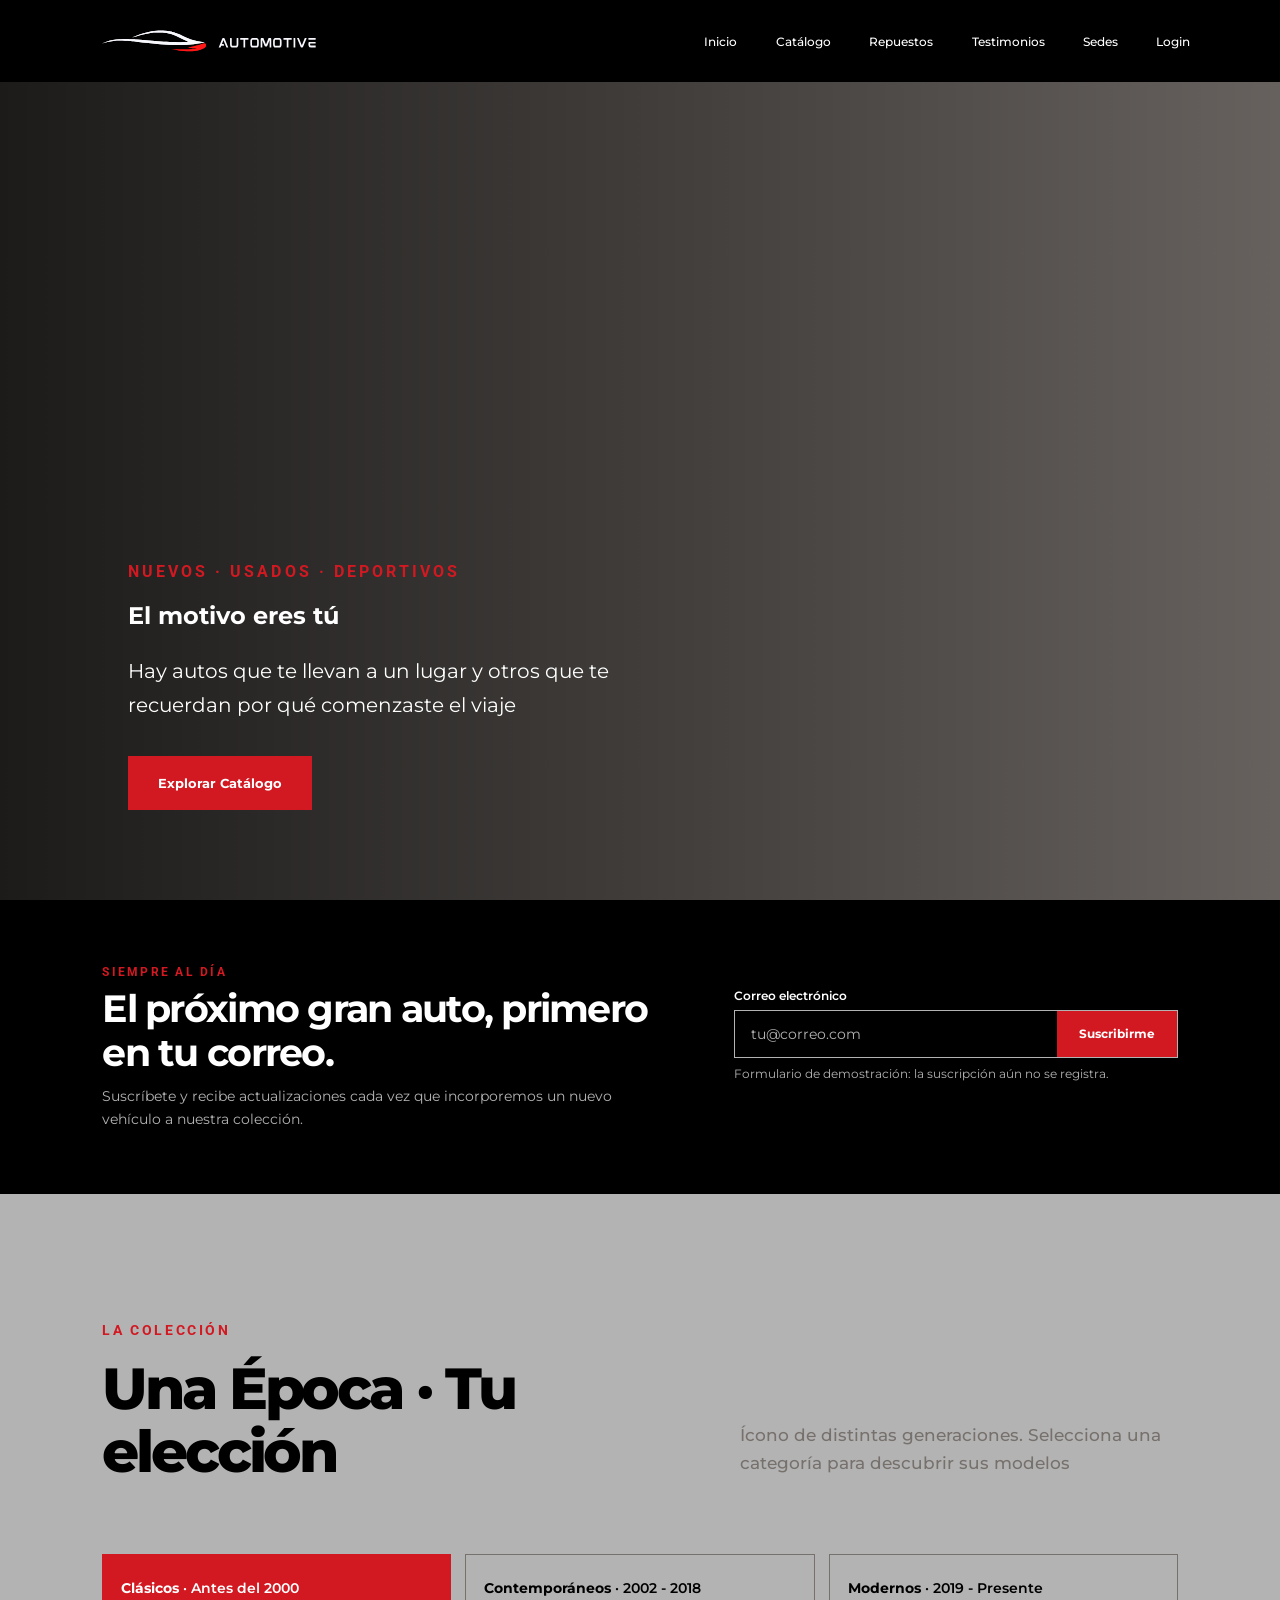
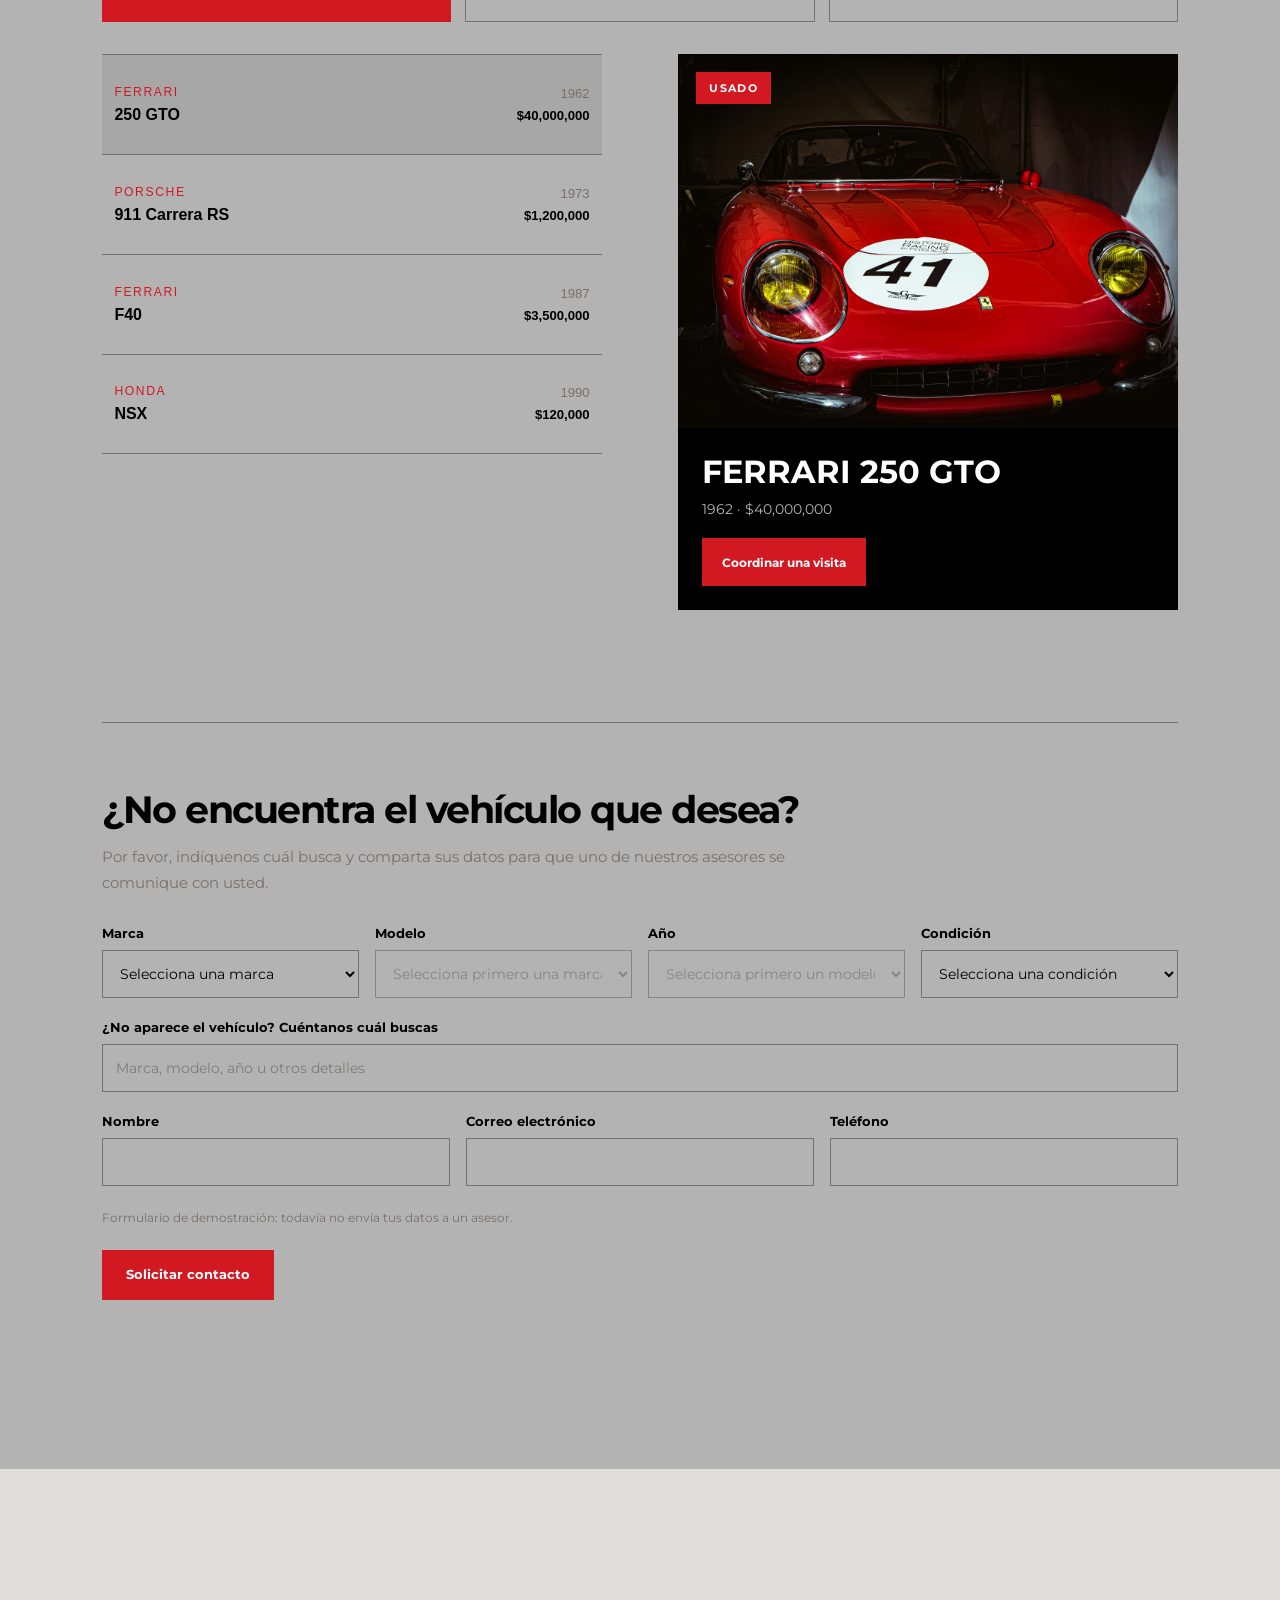
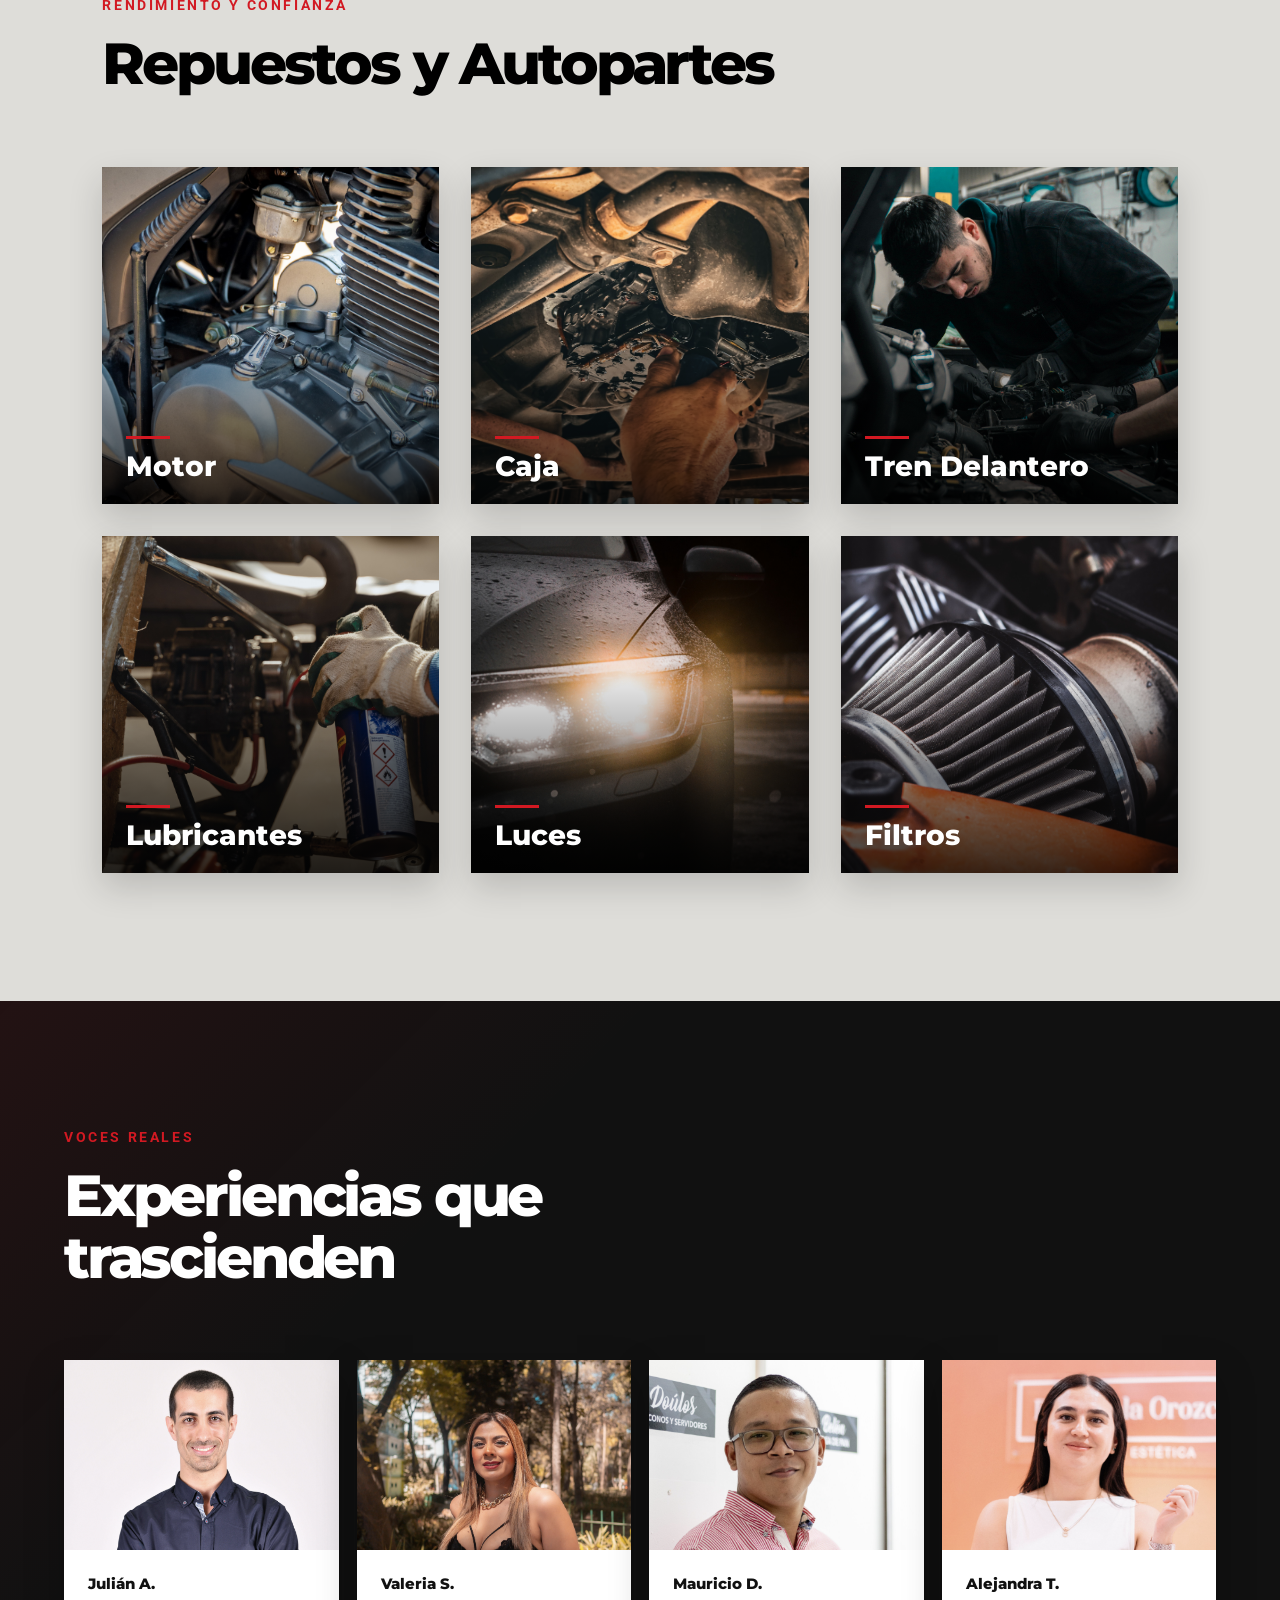
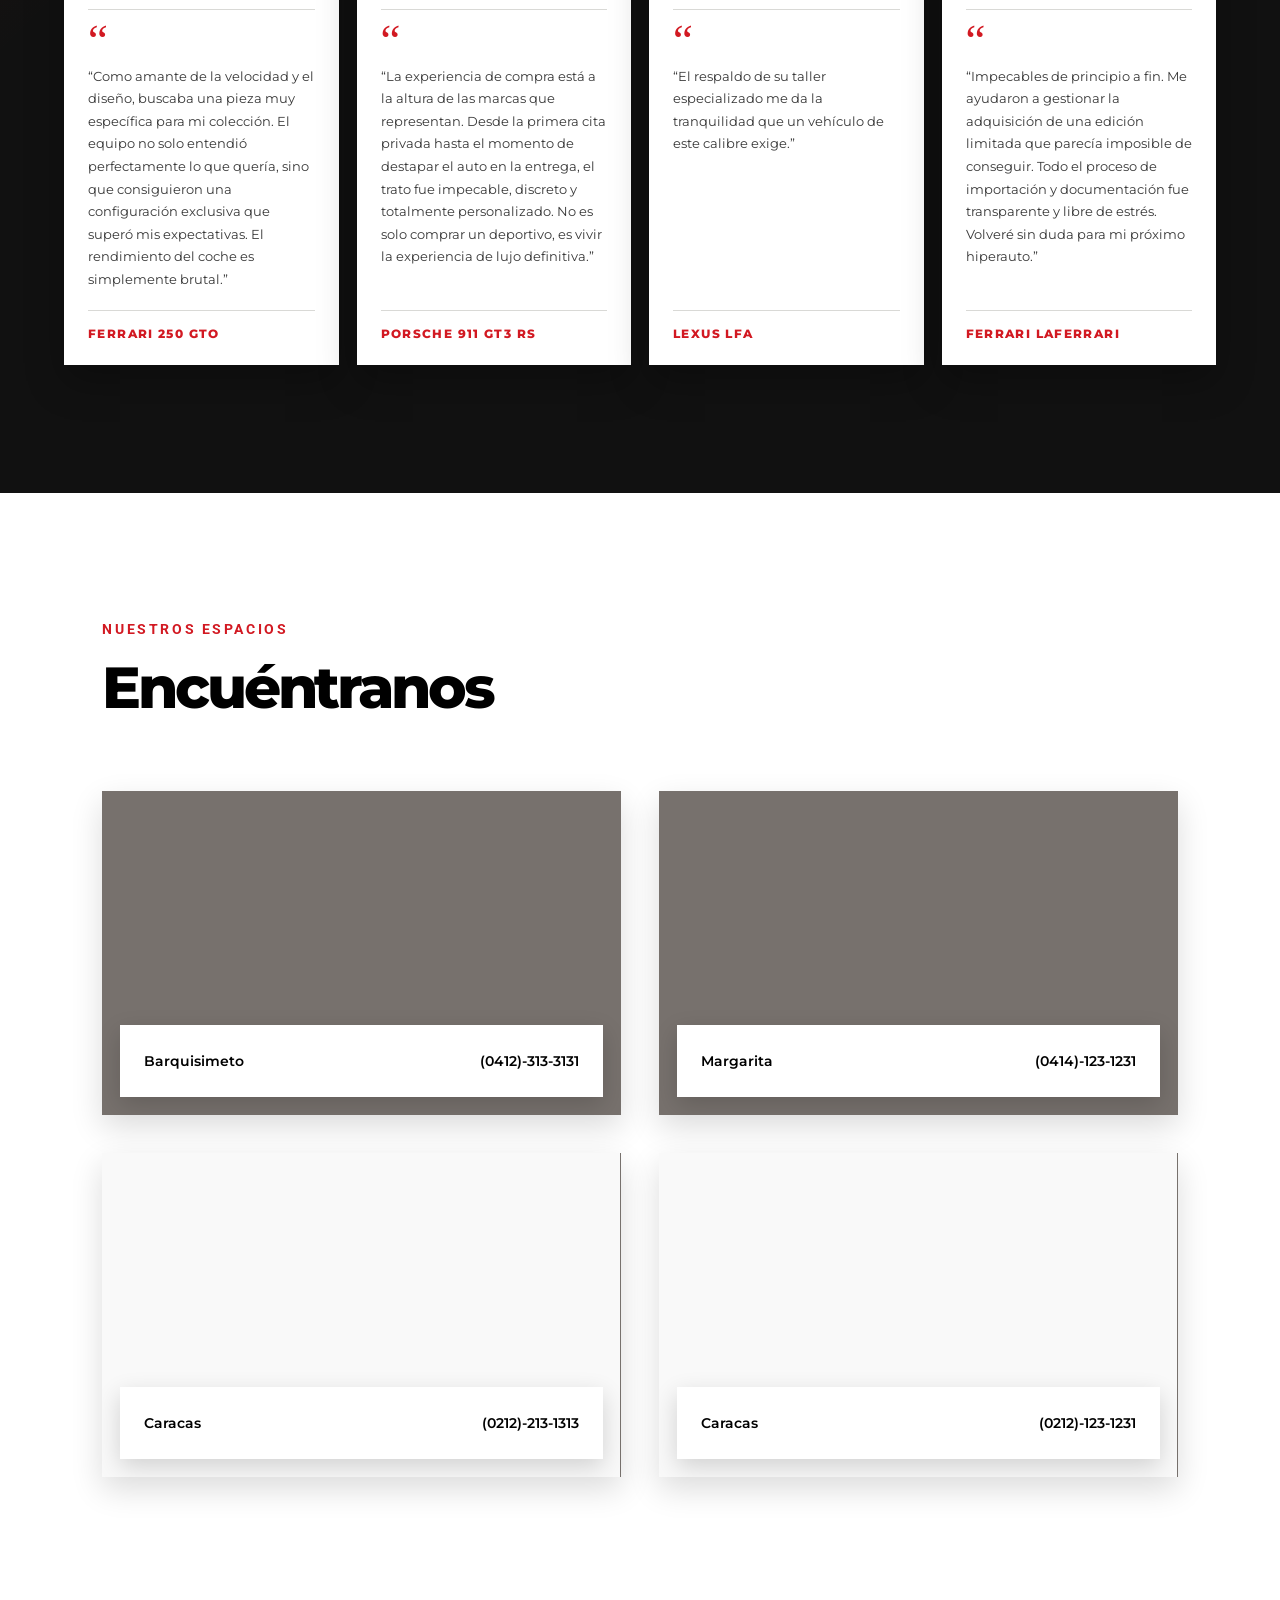
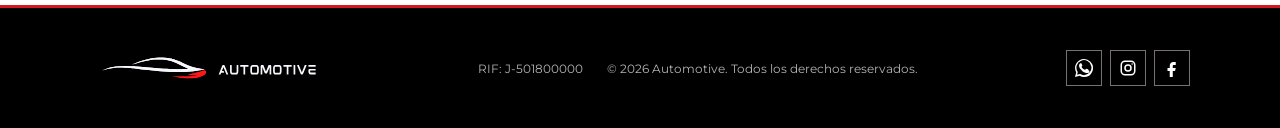
<file: src/views/index.html>
<!DOCTYPE html>
<html lang="es">
  <head>
    <meta charset="UTF-8" />
    <meta name="viewport" content="width=device-width, initial-scale=1.0" />
    <meta
      name="description"
      content="Automotive: autos deportivos de alta gama, nuevos y usados."
    />
    <meta name="theme-color" content="#000000" />
    <title>Automotive</title>
    <link rel="icon" type="image/svg+xml" href="../assets/images/logo/favicon.svg" />
    <link rel="preconnect" href="https://fonts.googleapis.com" />
    <link rel="preconnect" href="https://fonts.gstatic.com" crossorigin />
    <link
      href="https://fonts.googleapis.com/css2?family=Montserrat:wght@400;500;600;700;800&family=Roboto:wght@400;500;700;900&display=swap"
      rel="stylesheet"
    />
    <link rel="stylesheet" href="../assets/css/hero.css" />
    <link rel="stylesheet" href="../assets/css/suscripcion.css" />
    <link rel="stylesheet" href="../assets/css/catalogo.css" />
    <link rel="stylesheet" href="../assets/css/repuestos.css" />
    <link rel="stylesheet" href="../assets/css/testimonios.css" />
    <link rel="stylesheet" href="../assets/css/sedes.css" />
    <link rel="stylesheet" href="../assets/css/footer.css" />
    <link rel="stylesheet" href="../assets/css/back-to-top.css" />
  </head>
  <body>
    <header class="site-header">
      <a class="brand" href="#inicio" aria-label="Automotive, inicio">
        <img src="../assets/images/logo/favicon.svg" alt="" aria-hidden="true" />
      </a>

      <button class="nav-toggle" type="button" aria-expanded="false" aria-controls="main-navigation" aria-label="Abrir menú">
        <span></span>
        <span></span>
        <span></span>
      </button>
      <nav class="main-nav" id="main-navigation" aria-label="Navegación principal">
        <a href="#inicio">Inicio</a>
        <a href="#catalogo">Catálogo</a>
        <a href="#repuestos">Repuestos</a>
        <a href="#testimonios">Testimonios</a>
        <a href="#sedes">Sedes</a>
        <a href="./login.html">Login</a>
      </nav>
    </header>

    <main>
      <section class="hero" id="inicio" aria-labelledby="hero-title">
        <video class="hero__video" autoplay muted loop playsinline>
          <source src="../assets/videos/herovideo.mp4" type="video/mp4" />
        </video>
        <div class="hero__overlay" aria-hidden="true"></div>
        <div class="hero__content">
          <h2 class="hero__eyebrow">NUEVOS · USADOS · DEPORTIVOS</h2>
          <h2 id="hero-title">El motivo eres tú</h2>
          <h3>
            Hay autos que te llevan a un lugar y otros que te recuerdan por qué
            comenzaste el viaje
          </h3>
          <a class="hero__button" href="#catalogo">Explorar Catálogo</a>
        </div>
      </section>

      <section class="subscription" aria-labelledby="subscription-title">
        <div class="subscription__content">
          <p class="subscription__eyebrow">SIEMPRE AL DÍA</p>
          <h2 id="subscription-title">El próximo gran auto, primero en tu correo.</h2>
          <p class="subscription__description">
            Suscríbete y recibe actualizaciones cada vez que incorporemos un nuevo vehículo a
            nuestra colección.
          </p>
          <form class="subscription__form" id="subscription-form">
            <label class="subscription__label" for="subscription-email">
              Correo electrónico
            </label>
            <div class="subscription__controls">
              <input
                id="subscription-email"
                name="email"
                type="email"
                placeholder="tu@correo.com"
                autocomplete="email"
                required
              />
              <button type="submit">Suscribirme</button>
            </div>
            <p class="subscription__notice">
              Formulario de demostración: la suscripción aún no se registra.
            </p>
            <p class="subscription__status" id="subscription-status" role="status"></p>
          </form>
        </div>
      </section>

      <section class="catalog" id="catalogo" aria-labelledby="catalog-title">
        <div class="catalog__inner">
          <div class="catalog__heading">
            <h2 class="catalog__eyebrow">LA COLECCIÓN</h2>
            <h3 class="catalog__title" id="catalog-title">Una Época · Tu elección</h3>
            <h3 class="catalog__description">
              Ícono de distintas generaciones. Selecciona una categoría para descubrir sus modelos
            </h3>
          </div>

          <div class="catalog__categories" role="group" aria-label="Categorías de vehículos">
            <button class="catalog__category" type="button" data-category="clasicos" aria-pressed="false">
              Clásicos <span>· Antes del 2000</span>
            </button>
            <button class="catalog__category" type="button" data-category="contemporaneos" aria-pressed="false">
              Contemporáneos <span>· 2002 - 2018</span>
            </button>
            <button class="catalog__category" type="button" data-category="modernos" aria-pressed="false">
              Modernos <span>· 2019 - Presente</span>
            </button>
          </div>

          <div class="catalog__content">
            <div class="catalog__models" id="catalog-models" aria-live="polite">
              <p class="catalog__prompt">Selecciona una categoría para ver sus vehículos.</p>
            </div>
            <label class="catalog__mobile-models">
              <span>Selecciona un modelo</span>
              <select id="catalog-mobile-models" disabled>
                <option value="">Selecciona una categoría primero</option>
              </select>
            </label>
            <div class="catalog__detail" id="catalog-detail" aria-live="polite">
              <p class="catalog__prompt">Elige un modelo para descubrir todos sus detalles.</p>
            </div>
          </div>

          <section class="catalog-request" aria-labelledby="catalog-request-title">
            <div class="catalog-request__heading">
              <h3 id="catalog-request-title">¿No encuentra el vehículo que desea?</h3>
              <p>
                Por favor, indíquenos cuál busca y comparta sus datos para que uno de nuestros
                asesores se comunique con usted.
              </p>
            </div>

            <form class="catalog-request__form" id="catalog-request-form">
              <div class="catalog-request__vehicle-fields">
                <label class="catalog-request__field">
                  <span>Marca</span>
                  <select name="make" id="request-make" required>
                    <option value="">Selecciona una marca</option>
                  </select>
                </label>
                <label class="catalog-request__field">
                  <span>Modelo</span>
                  <select name="model" id="request-model" required disabled>
                    <option value="">Selecciona primero una marca</option>
                  </select>
                </label>
                <label class="catalog-request__field">
                  <span>Año</span>
                  <select name="year" id="request-year" required disabled>
                    <option value="">Selecciona primero un modelo</option>
                  </select>
                </label>
                <label class="catalog-request__field">
                  <span>Condición</span>
                  <select name="condition" required>
                    <option value="">Selecciona una condición</option>
                    <option value="Nuevo"><Nuevo></option>
                    <option value="Usado">Usado</option>
                    <option value="Cualquiera">Cualquiera</option>
                  </select>
                </label>
              </div>

              <label class="catalog-request__field catalog-request__field--wide">
                <span>¿No aparece el vehículo? Cuéntanos cuál buscas</span>
                <input
                  type="text"
                  name="requested-vehicle"
                  placeholder="Marca, modelo, año u otros detalles"
                />
              </label>

              <div class="catalog-request__contact-fields">
                <label class="catalog-request__field">
                  <span>Nombre</span>
                  <input type="text" name="name" autocomplete="name" required />
                </label>
                <label class="catalog-request__field">
                  <span>Correo electrónico</span>
                  <input type="email" name="email" autocomplete="email" required />
                </label>
                <label class="catalog-request__field">
                  <span>Teléfono</span>
                  <input type="tel" name="phone" autocomplete="tel" required />
                </label>
              </div>

              <p class="catalog-request__notice">
                Formulario de demostración: todavía no envía tus datos a un asesor.
              </p>
              <button class="catalog-request__submit" type="submit">Solicitar contacto</button>
              <p class="catalog-request__status" id="catalog-request-status" role="status"></p>
            </form>
          </section>
        </div>
      </section>

      <section class="parts" id="repuestos" aria-labelledby="parts-title">
        <div class="parts__inner">
          <div class="parts__heading">
            <p class="parts__eyebrow">RENDIMIENTO Y CONFIANZA</p>
            <h2 id="parts-title">Repuestos y Autopartes</h2>
          </div>

          <div class="parts__grid">
            <article class="parts-card">
              <img src="../assets/images/repuestos/repuestosuno.jpg" alt="Repuestos de motor" />
              <div class="parts-card__overlay" aria-hidden="true"></div>
              <h3>Motor</h3>
            </article>

            <article class="parts-card">
              <img src="../assets/images/repuestos/repuestosdoss.jpg" alt="Caja de transmisión" />
              <div class="parts-card__overlay" aria-hidden="true"></div>
              <h3>Caja</h3>
            </article>

            <article class="parts-card">
              <img src="../assets/images/repuestos/repuestostres.jpg" alt="Componentes de tren delantero" />
              <div class="parts-card__overlay" aria-hidden="true"></div>
              <h3>Tren Delantero</h3>
            </article>

            <article class="parts-card">
              <img src="../assets/images/repuestos/repuestoscuatro.jpg" alt="Lubricantes para vehículos" />
              <div class="parts-card__overlay" aria-hidden="true"></div>
              <h3>Lubricantes</h3>
            </article>

            <article class="parts-card">
              <img src="../assets/images/repuestos/repuestoscinco.jpg" alt="Sistema de luces" />
              <div class="parts-card__overlay" aria-hidden="true"></div>
              <h3>Luces</h3>
            </article>

            <article class="parts-card">
              <img src="../assets/images/repuestos/repuestosseis.jpg" alt="Filtros para vehículos" />
              <div class="parts-card__overlay" aria-hidden="true"></div>
              <h3>Filtros</h3>
            </article>
          </div>
        </div>
      </section>

      <section class="testimonials" id="testimonios" aria-labelledby="testimonials-title">
        <div class="testimonials__inner">
          <div class="testimonials__heading">
            <p class="testimonials__eyebrow">VOCES REALES</p>
            <h2 id="testimonials-title">Experiencias que trascienden</h2>
          </div>

          <div class="testimonials__grid">
            <article class="testimonial-card">
              <img class="testimonial-card__photo--top" src="../assets/images/testimonios/julian.jpg" alt="Julián A." />
              <div class="testimonial-card__content">
                <h3>Julián A.</h3>
                <blockquote>
                  “Como amante de la velocidad y el diseño, buscaba una pieza muy específica para mi colección. El equipo no solo entendió perfectamente lo que quería, sino que consiguieron una configuración exclusiva que superó mis expectativas. El rendimiento del coche es simplemente brutal.”
                </blockquote>
                <p class="testimonial-card__car">Ferrari 250 GTO</p>
              </div>
            </article>

            <article class="testimonial-card">
              <img src="../assets/images/testimonios/valeria.jpg" alt="Valeria S." />
              <div class="testimonial-card__content">
                <h3>Valeria S.</h3>
                <blockquote>
                  “La experiencia de compra está a la altura de las marcas que representan. Desde la primera cita privada hasta el momento de destapar el auto en la entrega, el trato fue impecable, discreto y totalmente personalizado. No es solo comprar un deportivo, es vivir la experiencia de lujo definitiva.”
                </blockquote>
                <p class="testimonial-card__car">Porsche 911 GT3 RS</p>
              </div>
            </article>

            <article class="testimonial-card">
              <img class="testimonial-card__photo--top" src="../assets/images/testimonios/mauricio.jpg" alt="Mauricio D." />
              <div class="testimonial-card__content">
                <h3>Mauricio D.</h3>
                <blockquote>
                  “El respaldo de su taller especializado me da la tranquilidad que un vehículo de este calibre exige.”
                </blockquote>
                <p class="testimonial-card__car">Lexus LFA</p>
              </div>
            </article>

            <article class="testimonial-card">
              <img src="../assets/images/testimonios/alejandra.jpg" alt="Alejandra T." />
              <div class="testimonial-card__content">
                <h3>Alejandra T.</h3>
                <blockquote>
                  “Impecables de principio a fin. Me ayudaron a gestionar la adquisición de una edición limitada que parecía imposible de conseguir. Todo el proceso de importación y documentación fue transparente y libre de estrés. Volveré sin duda para mi próximo hiperauto.”
                </blockquote>
                <p class="testimonial-card__car">Ferrari LaFerrari</p>
              </div>
            </article>
          </div>
        </div>
      </section>

      <section class="locations" id="sedes" aria-labelledby="locations-title">
        <div class="locations__inner">
          <div class="locations__heading">
            <p class="locations__eyebrow">NUESTROS ESPACIOS</p>
            <h2 id="locations-title">Encuéntranos</h2>
          </div>

          <div class="locations__grid">
            <article class="location-card">
              <div class="location-card__map-wrap">
                <iframe
                  class="location-card__map"
                  title="Mapa de Barquisimeto"
                  src="https://maps.google.com/maps?q=10.071794563049783,-69.29324207484987&amp;z=15&amp;output=embed"
                  loading="lazy"
                  referrerpolicy="no-referrer-when-downgrade"
                ></iframe>
              </div>
              <div class="location-card__details">
                <p>Barquisimeto</p>
                <a href="tel:+5804123133131">(0412)-313-3131</a>
              </div>
            </article>

            <article class="location-card">
              <div class="location-card__map-wrap">
                <iframe
                  class="location-card__map"
                  title="Mapa de Margarita"
                  src="https://maps.google.com/maps?q=10.996295293627622,-63.81232204600665&amp;z=15&amp;output=embed"
                  loading="lazy"
                  referrerpolicy="no-referrer-when-downgrade"
                ></iframe>
              </div>
              <div class="location-card__details">
                <p>Margarita</p>
                <a href="tel:+5804141231231">(0414)-123-1231</a>
              </div>
            </article>

            <article class="location-card">
              <div class="location-card__map-wrap">
                <iframe
                  class="location-card__map"
                  title="Mapa de La Candelaria"
                  src="https://maps.google.com/maps?q=10.505277855855734,-66.90147107907323&amp;z=15&amp;output=embed"
                  loading="lazy"
                  referrerpolicy="no-referrer-when-downgrade"
                ></iframe>
              </div>
              <div class="location-card__details">
                <p>Caracas</p>
                <a href="tel:+5802122131313">(0212)-213-1313</a>
              </div>
            </article>

            <article class="location-card">
              <div class="location-card__map-wrap">
                <iframe
                  class="location-card__map"
                  title="Mapa de Chacao"
                  src="https://maps.google.com/maps?q=10.49019164416194,-66.85438524392343&amp;z=15&amp;output=embed"
                  loading="lazy"
                  referrerpolicy="no-referrer-when-downgrade"
                ></iframe>
              </div>
              <div class="location-card__details">
                <p>Caracas</p>
                <a href="tel:+5802121231231">(0212)-123-1231</a>
              </div>
            </article>
          </div>
        </div>
      </section>
    </main>

    <footer class="site-footer">
      <div class="site-footer__inner">
        <a class="site-footer__brand" href="#inicio" aria-label="Automotive, inicio">
          <img src="../assets/images/logo/favicon.svg" alt="" aria-hidden="true" />
        </a>
        <div class="site-footer__legal">
          <p>RIF: J-501800000</p>
          <p>&copy; 2026 Automotive. Todos los derechos reservados.</p>
        </div>
        <nav class="site-footer__social" aria-label="Redes sociales">
          <a href="https://wa.me/5804223390531" target="_blank" rel="noopener noreferrer" aria-label="WhatsApp">
            <svg viewBox="0 0 24 24" aria-hidden="true">
              <path d="M20.5 3.5A11.8 11.8 0 0 0 12 0a12 12 0 0 0-10.4 17.9L0 24l6.2-1.6A12 12 0 0 0 12 24h0A12 12 0 0 0 20.5 3.5Zm-8.5 18a10 10 0 0 1-5.1-1.4l-.4-.2-3.7 1 .9-3.6-.2-.4A10 10 0 1 1 12 21.5Zm5.5-7.5c-.3-.1-1.8-.9-2.1-1-.3-.1-.5-.1-.7.1l-1 1.1c-.2.2-.4.2-.7.1-1.8-.9-3-1.6-4.2-3.7-.3-.5.3-.5.9-1.6.1-.2 0-.4 0-.6l-.9-2.2c-.2-.6-.5-.5-.7-.5h-.6c-.2 0-.6.1-.9.4-.3.3-1.2 1.2-1.2 2.9s1.2 3.4 1.4 3.6c.2.2 2.5 3.8 6 5.3 2.2.9 3.1 1 4.2.8.7-.1 1.8-.7 2-1.4.3-.7.3-1.3.2-1.4-.1-.1-.3-.2-.6-.3Z" />
            </svg>
          </a>
          <a href="https://www.instagram.com/" target="_blank" rel="noopener noreferrer" aria-label="Instagram">
            <svg viewBox="0 0 24 24" aria-hidden="true">
              <rect x="3" y="3" width="18" height="18" rx="5" />
              <circle cx="12" cy="12" r="4" />
              <circle cx="17.5" cy="6.5" r="1" class="site-footer__social-dot" />
            </svg>
          </a>
          <a href="https://www.facebook.com/" target="_blank" rel="noopener noreferrer" aria-label="Facebook">
            <svg viewBox="0 0 24 24" aria-hidden="true">
              <path d="M14 8h3V4h-3c-3 0-5 2-5 5v3H6v4h3v8h4v-8h3l1-4h-4V9c0-.6.4-1 1-1Z" />
            </svg>
          </a>
        </nav>
      </div>
    </footer>

    <a class="back-to-top" href="#inicio" aria-label="Volver al inicio">
      <svg viewBox="0 0 24 24" aria-hidden="true">
        <path d="M12 19V5m0 0-6 6m6-6 6 6" />
      </svg>
    </a>

    <script src="../assets/js/catalogo.js" defer></script>
    <script src="../assets/js/suscripcion.js" defer></script>
    <script src="../assets/js/back-to-top.js" defer></script>
    <script src="../assets/js/navigation.js" defer></script>
  </body>
</html>
</file>
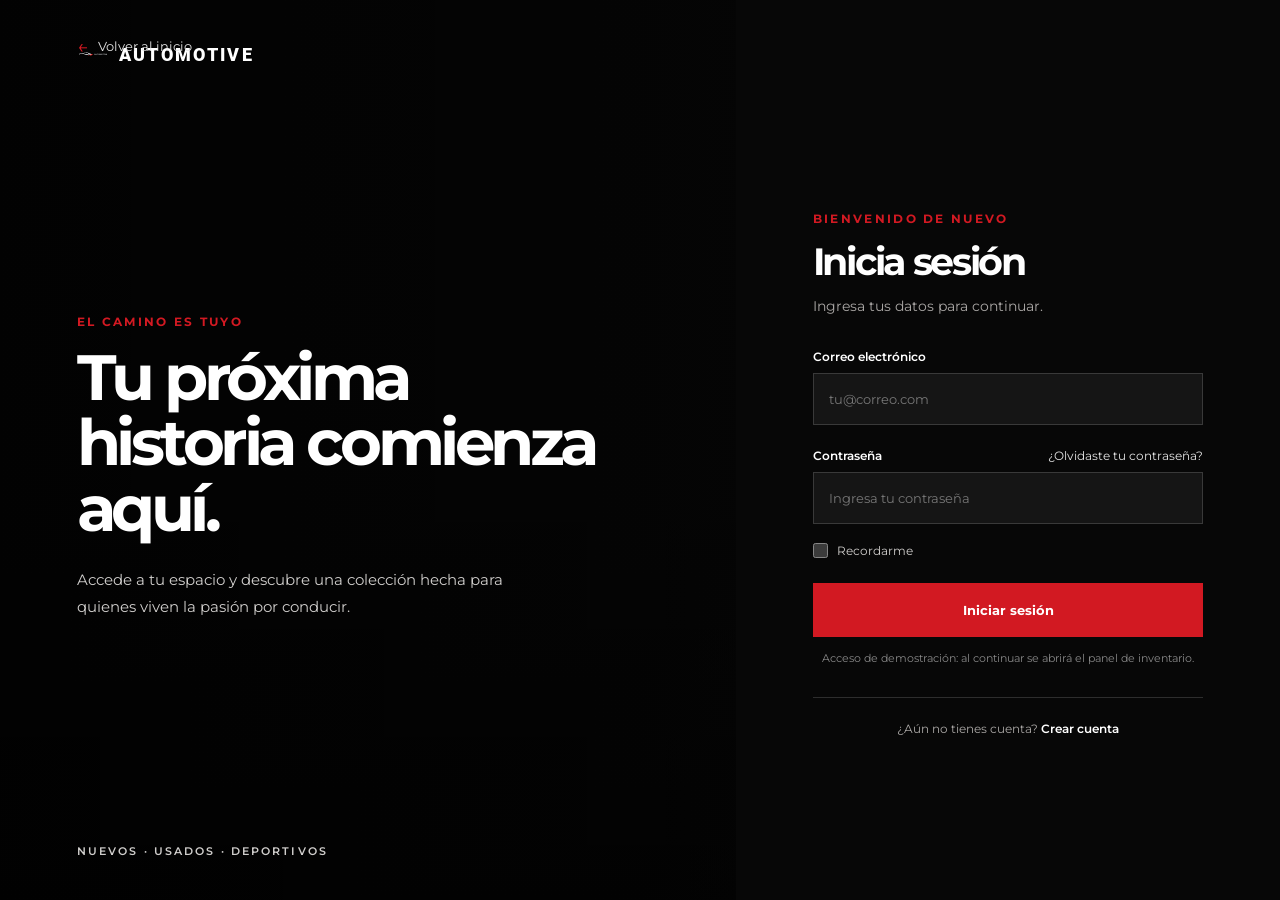
<file: src/views/login.html>
<!DOCTYPE html>
<html lang="es">
  <head>
    <meta charset="UTF-8" />
    <meta name="viewport" content="width=device-width, initial-scale=1.0" />
    <meta
      name="description"
      content="Inicia sesión en tu cuenta de Automotive."
    />
    <meta name="theme-color" content="#080808" />
    <title>Iniciar sesión | Automotive</title>
    <link rel="icon" type="image/svg+xml" href="../assets/images/logo/favicon.svg" />
    <link rel="preconnect" href="https://fonts.googleapis.com" />
    <link rel="preconnect" href="https://fonts.gstatic.com" crossorigin />
    <link
      href="https://fonts.googleapis.com/css2?family=Montserrat:wght@400;500;600;700;800&family=Roboto:wght@400;500;700;900&display=swap"
      rel="stylesheet"
    />
    <link rel="stylesheet" href="../assets/css/login.css" />
  </head>
  <body>
    <main class="login-page">
      <video class="login-page__video" autoplay muted loop playsinline aria-hidden="true">
        <source src="../assets/videos/herovideo.mp4" type="video/mp4" />
      </video>
      <div class="login-page__overlay" aria-hidden="true"></div>

      <a class="login-back" href="./index.html">
        <span aria-hidden="true">&larr;</span>
        Volver al inicio
      </a>

      <section class="login-showcase" aria-label="Automotive">
        <a class="login-brand" href="./index.html">
          <img src="../assets/images/logo/favicon.svg" alt="" aria-hidden="true" />
          <span>AUTOMOTIVE</span>
        </a>
        <div class="login-showcase__copy">
          <p class="login-eyebrow">EL CAMINO ES TUYO</p>
          <h1>Tu próxima historia comienza aquí.</h1>
          <p>Accede a tu espacio y descubre una colección hecha para quienes viven la pasión por conducir.</p>
        </div>
        <p class="login-showcase__caption">NUEVOS · USADOS · DEPORTIVOS</p>
      </section>

      <section class="login-panel" aria-labelledby="login-title">
        <div class="login-card">
          <a class="login-brand login-brand--mobile" href="./index.html">
            <img src="../assets/images/logo/favicon.svg" alt="" aria-hidden="true" />
            <span>AUTOMOTIVE</span>
          </a>
          <p class="login-eyebrow">BIENVENIDO DE NUEVO</p>
          <h2 id="login-title">Inicia sesión</h2>
          <p class="login-card__intro">Ingresa tus datos para continuar.</p>

          <form class="login-form" action="#" method="post">
            <label class="login-form__label" for="email">Correo electrónico</label>
            <input
              class="login-form__input"
              id="email"
              name="email"
              type="email"
              placeholder="tu@correo.com"
              autocomplete="email"
              required
            />

            <div class="login-form__password-heading">
              <label class="login-form__label" for="password">Contraseña</label>
              <a class="login-form__link" href="#recuperar">¿Olvidaste tu contraseña?</a>
            </div>
            <input
              class="login-form__input"
              id="password"
              name="password"
              type="password"
              placeholder="Ingresa tu contraseña"
              autocomplete="current-password"
              required
            />

            <label class="login-form__remember">
              <input type="checkbox" name="remember" />
              <span>Recordarme</span>
            </label>

            <button class="login-form__submit" type="submit">Iniciar sesión</button>
            <p class="login-form__notice">
              Acceso de demostración: al continuar se abrirá el panel de inventario.
            </p>
          </form>

          <p class="login-card__signup">
            ¿Aún no tienes cuenta? <a class="login-form__link" href="#registro">Crear cuenta</a>
          </p>
        </div>
      </section>
    </main>
    <script src="../assets/js/login.js" defer></script>
  </body>
</html>
</file>
<file: src/assets/css/hero.css>
:root {
  color-scheme: dark;
  --color-red: #d21922;
  --color-black: #000000;
  --color-white: #ffffff;
  --color-gray: #b3b3b3;
  --color-gray-dark: #77716d;
  --font-roboto: "Roboto", sans-serif;
  --font-montserrat: "Montserrat", sans-serif;
}

* {
  box-sizing: border-box;
}

html {
  min-width: 320px;
  scroll-behavior: smooth;
}

body {
  margin: 0;
  background: var(--color-black);
  color: var(--color-white);
  font-family: var(--font-montserrat);
}

a {
  color: inherit;
  text-decoration: none;
}

.site-header {
  position: relative;
  z-index: 2;
  display: flex;
  min-height: 82px;
  align-items: center;
  justify-content: space-between;
  gap: 32px;
  padding: 0 clamp(24px, 7vw, 112px);
  background: var(--color-black);
}

.brand {
  display: inline-flex;
  flex: 0 0 auto;
  align-items: center;
}

.brand img {
  display: block;
  width: 240px;
  height: 64px;
  object-fit: cover;
  object-position: center;
}

.nav-toggle {
  display: none;
  width: 42px;
  height: 42px;
  padding: 9px;
  border: 1px solid var(--color-gray-dark);
  background: transparent;
  cursor: pointer;
}

.nav-toggle span {
  display: block;
  width: 100%;
  height: 2px;
  margin: 5px 0;
  background: var(--color-white);
  transition: transform 180ms ease, opacity 180ms ease;
}

.main-nav {
  display: flex;
  align-items: center;
  justify-content: flex-end;
  gap: clamp(18px, 3vw, 42px);
}

.main-nav a {
  color: var(--color-white);
  font-size: 0.78rem;
  font-weight: 500;
  transition: color 180ms ease;
}

.main-nav a:hover,
.main-nav a:focus-visible {
  color: var(--color-red);
}

.hero {
  position: relative;
  display: flex;
  min-height: max(620px, calc(100svh - 82px));
  align-items: flex-end;
  overflow: hidden;
  isolation: isolate;
  background: var(--color-gray-dark);
}

.hero__video,
.hero__overlay {
  position: absolute;
  z-index: -1;
  inset: 0;
  width: 100%;
  height: 100%;
}

.hero__video {
  object-fit: cover;
  object-position: center;
}

.hero__overlay {
  background: linear-gradient(
    90deg,
    rgb(0 0 0 / 76%) 0%,
    rgb(0 0 0 / 48%) 48%,
    rgb(0 0 0 / 14%) 100%
  );
}

.hero__content {
  width: min(780px, 100%);
  padding: 0 clamp(24px, 10vw, 160px) clamp(64px, 10vh, 112px)
    clamp(24px, 10vw, 160px);
  text-align: left;
}

.hero__eyebrow {
  margin: 0 0 18px;
  color: var(--color-red);
  font-family: var(--font-roboto);
  font-size: clamp(0.78rem, 1.4vw, 1rem);
  font-weight: 700;
  letter-spacing: 0.19em;
}

.hero h1 {
  margin: 0;
  font-size: clamp(2.8rem, 7vw, 6.3rem);
  font-weight: 800;
  letter-spacing: -0.065em;
  line-height: 0.98;
}

.hero h3 {
  max-width: 610px;
  margin: 24px 0 34px;
  color: var(--color-white);
  font-size: clamp(1rem, 1.7vw, 1.25rem);
  font-weight: 400;
  line-height: 1.7;
}

.hero__button {
  display: inline-flex;
  min-height: 54px;
  align-items: center;
  justify-content: center;
  padding: 0 30px;
  background: var(--color-red);
  color: var(--color-white);
  font-size: 0.82rem;
  font-weight: 700;
  transition:
    background-color 180ms ease,
    transform 180ms ease;
}

.hero__button:hover {
  transform: translateY(-2px);
  background: #ae1119;
}

.hero__button:focus-visible,
.brand:focus-visible,
.main-nav a:focus-visible {
  outline: 2px solid var(--color-white);
  outline-offset: 4px;
}

@media (max-width: 760px) {
  .site-header {
    position: relative;
    min-height: 82px;
    flex-direction: row;
    align-items: center;
    gap: 18px;
    padding-top: 18px;
    padding-bottom: 18px;
  }

  .nav-toggle {
    display: block;
    margin-left: auto;
  }

  .brand img {
    width: min(220px, calc(100vw - 110px));
    height: 58px;
  }

  .nav-toggle[aria-expanded="true"] span:nth-child(1) {
    transform: translateY(7px) rotate(45deg);
  }

  .nav-toggle[aria-expanded="true"] span:nth-child(2) {
    opacity: 0;
  }

  .nav-toggle[aria-expanded="true"] span:nth-child(3) {
    transform: translateY(-7px) rotate(-45deg);
  }

  .main-nav {
    position: absolute;
    top: 100%;
    right: 0;
    left: 0;
    z-index: 10;
    display: grid;
    max-height: 0;
    overflow: hidden;
    padding: 0 clamp(24px, 7vw, 112px);
    background: var(--color-black);
    opacity: 0;
    transition: max-height 220ms ease, opacity 180ms ease, padding 220ms ease;
  }

  .main-nav.is-open {
    max-height: 320px;
    padding-top: 18px;
    padding-bottom: 22px;
    opacity: 1;
  }

  .main-nav a {
    padding: 10px 0;
    font-size: 0.82rem;
  }

  .hero {
    min-height: max(560px, calc(100svh - 128px));
  }

  .hero__overlay {
    background: linear-gradient(
      90deg,
      rgb(0 0 0 / 78%) 0%,
      rgb(0 0 0 / 52%) 72%,
      rgb(0 0 0 / 28%) 100%
    );
  }

  .hero__content {
    padding-bottom: 56px;
  }
}

@media (prefers-reduced-motion: reduce) {
  html {
    scroll-behavior: auto;
  }

  *,
  *::before,
  *::after {
    transition-duration: 0.01ms !important;
  }
}
</file>
<file: src/assets/css/suscripcion.css>
.subscription {
  --subscription-red: #d21922;
  --subscription-black: #000000;
  --subscription-white: #ffffff;
  --subscription-gray: #b3b3b3;
  padding: clamp(36px, 5vw, 64px) clamp(24px, 8vw, 128px);
  background: var(--subscription-black);
  color: var(--subscription-white);
}

.subscription__content {
  display: grid;
  width: min(1240px, 100%);
  grid-template-columns: minmax(0, 1fr) minmax(360px, 0.8fr);
  column-gap: clamp(36px, 6vw, 88px);
  align-items: center;
  margin: 0 auto;
}

.subscription__eyebrow {
  grid-column: 1;
  grid-row: 1;
  margin: 0 0 8px;
  color: var(--subscription-red);
  font-family: var(--font-roboto);
  font-size: 0.78rem;
  font-weight: 700;
  letter-spacing: 0.18em;
}

.subscription h2 {
  grid-column: 1;
  grid-row: 2;
  max-width: 560px;
  margin: 0;
  font-size: clamp(1.65rem, 3vw, 2.6rem);
  font-weight: 700;
  letter-spacing: -0.045em;
  line-height: 1.15;
}

.subscription__description {
  grid-column: 1;
  grid-row: 3;
  max-width: 560px;
  margin: 10px 0 0;
  color: var(--subscription-gray);
  font-size: 0.88rem;
  line-height: 1.6;
}

.subscription__form {
  grid-column: 2;
  grid-row: 1 / span 3;
  display: grid;
  gap: 7px;
}

.subscription__label {
  color: var(--subscription-white);
  font-size: 0.78rem;
  font-weight: 600;
}

.subscription__controls {
  display: flex;
  min-height: 48px;
  border: 1px solid var(--subscription-gray);
}

.subscription__controls input {
  width: 100%;
  min-width: 0;
  padding: 0 16px;
  border: 0;
  border-radius: 0;
  background: transparent;
  color: var(--subscription-white);
  font: 400 0.85rem var(--font-montserrat);
}

.subscription__controls input::placeholder {
  color: var(--subscription-gray);
}

.subscription__controls input:focus-visible {
  outline: 2px solid var(--subscription-white);
  outline-offset: -4px;
}

.subscription__controls button {
  flex: 0 0 auto;
  padding: 0 22px;
  border: 0;
  background: var(--subscription-red);
  color: var(--subscription-white);
  cursor: pointer;
  font: 700 0.78rem var(--font-montserrat);
  transition: background-color 180ms ease;
}

.subscription__controls button:hover {
  background: #ae1119;
}

.subscription__controls button:focus-visible {
  outline: 2px solid var(--subscription-white);
  outline-offset: -4px;
}

.subscription__notice,
.subscription__status {
  margin: 0;
  color: var(--subscription-gray);
  font-size: 0.72rem;
  line-height: 1.6;
}

.subscription__status {
  min-height: 1.4em;
  color: var(--subscription-white);
}

@media (max-width: 760px) {
  .subscription {
    padding-top: 42px;
    padding-bottom: 42px;
  }

  .subscription__content {
    grid-template-columns: 1fr;
    row-gap: 22px;
  }

  .subscription__eyebrow {
    grid-column: 1;
    grid-row: auto;
    margin-bottom: 8px;
  }

  .subscription h2,
  .subscription__description,
  .subscription__form {
    grid-column: 1;
    grid-row: auto;
  }
}

@media (max-width: 420px) {
  .subscription__controls {
    flex-direction: column;
    border: 0;
    gap: 10px;
  }

  .subscription__controls input {
    min-height: 50px;
    border: 1px solid var(--subscription-gray);
  }

  .subscription__controls button {
    min-height: 50px;
  }
}
</file>
<file: src/assets/css/catalogo.css>
.catalog {
  --catalog-red: #d21922;
  --catalog-black: #000000;
  --catalog-white: #ffffff;
  --catalog-gray: #b3b3b3;
  --catalog-gray-dark: #77716d;
  color-scheme: light;
  padding: clamp(72px, 10vw, 136px) clamp(24px, 8vw, 128px);
  background: var(--catalog-gray);
  color: var(--catalog-black);
}

.catalog__inner {
  width: min(1240px, 100%);
  margin: 0 auto;
}

.catalog__heading {
  display: grid;
  grid-template-columns: minmax(0, 1fr) minmax(280px, 0.8fr);
  column-gap: clamp(32px, 7vw, 100px);
  align-items: end;
}

.catalog__eyebrow {
  grid-column: 1 / -1;
  margin: 0 0 18px;
  color: var(--catalog-red);
  font-family: var(--font-roboto);
  font-size: 0.9rem;
  font-weight: 700;
  letter-spacing: 0.18em;
}

.catalog__title {
  margin: 0;
  font-family: var(--font-montserrat);
  font-size: clamp(2rem, 4.5vw, 4rem);
  font-weight: 800;
  letter-spacing: -0.055em;
  line-height: 1.08;
}

.catalog__description {
  max-width: 440px;
  margin: 0 0 4px;
  color: var(--catalog-gray-dark);
  font-family: var(--font-montserrat);
  font-size: clamp(0.9rem, 1.35vw, 1.05rem);
  font-weight: 500;
  line-height: 1.7;
}

.catalog__categories {
  display: grid;
  grid-template-columns: repeat(3, minmax(0, 1fr));
  gap: 14px;
  margin-top: clamp(40px, 6vw, 72px);
}

.catalog__category {
  min-height: 68px;
  padding: 14px 18px;
  border: 1px solid var(--catalog-gray-dark);
  background: transparent;
  color: var(--catalog-black);
  cursor: pointer;
  font: 700 0.88rem/1.45 var(--font-montserrat);
  text-align: left;
  transition:
    background-color 180ms ease,
    color 180ms ease,
    border-color 180ms ease;
}

.catalog__category span {
  font-weight: 600;
}

.catalog__category:hover,
.catalog__category:focus-visible,
.catalog__category[aria-pressed="true"] {
  border-color: var(--catalog-red);
  background: var(--catalog-red);
  color: var(--catalog-white);
}

.catalog__category:focus-visible,
.catalog__model:focus-visible,
.catalog__visit:focus-visible {
  outline: 2px solid var(--catalog-black);
  outline-offset: 4px;
}

.catalog__content {
  display: grid;
  grid-template-columns: minmax(0, 1fr) minmax(0, 1fr);
  gap: clamp(32px, 6vw, 80px);
  align-items: start;
  margin-top: 32px;
}

.catalog__models {
  min-width: 0;
}

.catalog__mobile-models {
  display: none;
}

.catalog__model {
  display: grid;
  width: 100%;
  min-height: 100px;
  grid-template-columns: minmax(0, 1fr) auto;
  align-items: center;
  gap: 16px;
  padding: 16px 12px;
  border: 0;
  border-top: 1px solid var(--catalog-gray-dark);
  background: transparent;
  color: var(--catalog-black);
  cursor: pointer;
  text-align: left;
  transition: background-color 180ms ease;
}

.catalog__model:last-child {
  border-bottom: 1px solid var(--catalog-gray-dark);
}

.catalog__model:hover,
.catalog__model[aria-pressed="true"] {
  background: rgb(119 113 109 / 18%);
}

.catalog__model-copy,
.catalog__model-meta {
  display: flex;
  flex-direction: column;
  gap: 7px;
}

.catalog__model-make {
  color: var(--catalog-red);
  font-size: 0.76rem;
  font-weight: 400;
  letter-spacing: 0.13em;
}

.catalog__model-name {
  font-size: 1rem;
  font-weight: 700;
}

.catalog__model-meta {
  align-items: flex-end;
  color: var(--catalog-gray-dark);
  font-size: 0.82rem;
}

.catalog__model-price {
  color: var(--catalog-black);
  font-weight: 600;
}

.catalog__prompt {
  margin: 0;
  padding: 24px 12px;
  color: var(--catalog-gray-dark);
  font-size: 0.92rem;
  line-height: 1.7;
}

.catalog__detail:empty {
  display: none;
}

.catalog__detail-card {
  overflow: hidden;
  background: var(--catalog-black);
  color: var(--catalog-white);
}

.catalog__image-wrap {
  position: relative;
  aspect-ratio: 4 / 3;
  overflow: hidden;
  background: var(--catalog-gray-dark);
}

.catalog__image {
  display: block;
  width: 100%;
  height: 100%;
  object-fit: cover;
}

.catalog__status {
  position: absolute;
  top: 18px;
  left: 18px;
  padding: 9px 13px;
  background: var(--catalog-red);
  color: var(--catalog-white);
  font-size: 0.7rem;
  font-weight: 700;
  letter-spacing: 0.12em;
  text-transform: uppercase;
}

.catalog__detail-info {
  padding: 24px;
}

.catalog__detail-title {
  margin: 0;
  font-size: clamp(1.35rem, 2.5vw, 2rem);
  font-weight: 700;
}

.catalog__detail-meta {
  margin: 9px 0 20px;
  color: var(--catalog-gray);
  font-size: 0.9rem;
}

.catalog__visit {
  display: inline-flex;
  min-height: 48px;
  align-items: center;
  justify-content: center;
  padding: 0 20px;
  background: var(--catalog-red);
  color: var(--catalog-white);
  font-size: 0.78rem;
  font-weight: 700;
  transition: background-color 180ms ease;
}

.catalog__visit:hover {
  background: #ae1119;
}

.catalog-request {
  margin-top: clamp(64px, 9vw, 112px);
  padding-top: clamp(36px, 5vw, 64px);
  border-top: 1px solid var(--catalog-gray-dark);
}

.catalog-request__heading {
  max-width: 700px;
  margin-bottom: 30px;
}

.catalog-request__heading h3 {
  margin: 0 0 12px;
  font-size: clamp(1.5rem, 3vw, 2.35rem);
  font-weight: 700;
  letter-spacing: -0.04em;
}

.catalog-request__heading p {
  margin: 0;
  color: var(--catalog-gray-dark);
  font-size: 0.95rem;
  line-height: 1.7;
}

.catalog-request__form {
  display: grid;
  gap: 22px;
}

.catalog-request__vehicle-fields,
.catalog-request__contact-fields {
  display: grid;
  grid-template-columns: repeat(4, minmax(0, 1fr));
  gap: 16px;
}

.catalog-request__contact-fields {
  grid-template-columns: repeat(3, minmax(0, 1fr));
}

.catalog-request__field {
  display: grid;
  min-width: 0;
  gap: 9px;
  color: var(--catalog-black);
  font-size: 0.8rem;
  font-weight: 700;
}

.catalog-request__field input,
.catalog-request__field select {
  width: 100%;
  min-height: 48px;
  padding: 0 13px;
  border: 1px solid var(--catalog-gray-dark);
  border-radius: 0;
  background: transparent;
  color: var(--catalog-black);
  font: 400 0.85rem var(--font-montserrat);
}

.catalog-request__field select:disabled {
  color: var(--catalog-gray-dark);
  cursor: not-allowed;
  opacity: 0.7;
}

.catalog-request__field input::placeholder {
  color: var(--catalog-gray-dark);
  opacity: 0.85;
}

.catalog-request__field input:focus-visible,
.catalog-request__field select:focus-visible {
  outline: 2px solid var(--catalog-red);
  outline-offset: 2px;
}

.catalog-request__field--wide {
  max-width: 100%;
}

.catalog-request__notice {
  margin: 0;
  color: var(--catalog-gray-dark);
  font-size: 0.78rem;
  line-height: 1.6;
}

.catalog-request__submit {
  min-height: 50px;
  justify-self: start;
  padding: 0 24px;
  border: 0;
  background: var(--catalog-red);
  color: var(--catalog-white);
  cursor: pointer;
  font: 700 0.8rem var(--font-montserrat);
  transition: background-color 180ms ease;
}

.catalog-request__submit:hover {
  background: #ae1119;
}

.catalog-request__submit:focus-visible {
  outline: 2px solid var(--catalog-black);
  outline-offset: 4px;
}

.catalog-request__status {
  min-height: 1.5em;
  margin: 0;
  color: var(--catalog-gray-dark);
  font-size: 0.82rem;
}

@media (max-width: 760px) {
  .catalog__heading {
    grid-template-columns: 1fr;
    row-gap: 18px;
  }

  .catalog__eyebrow {
    margin-bottom: 0;
  }

  .catalog__description {
    max-width: 520px;
  }

  .catalog__categories {
    grid-template-columns: 1fr;
    gap: 10px;
    margin-top: 36px;
  }

  .catalog__category {
    min-height: 58px;
  }

  .catalog__content {
    grid-template-columns: 1fr;
    gap: 24px;
    margin-top: 24px;
  }

  .catalog__models {
    display: none;
  }

  .catalog__mobile-models {
    display: grid;
    gap: 9px;
    color: var(--catalog-black);
    font-size: 0.78rem;
    font-weight: 700;
  }

  .catalog__mobile-models select {
    width: 100%;
    min-height: 52px;
    padding: 0 14px;
    border: 1px solid var(--catalog-gray-dark);
    border-radius: 0;
    background: transparent;
    color: var(--catalog-black);
    font: 600 0.86rem var(--font-montserrat);
  }

  .catalog-request {
    display: none;
  }
}

@media (max-width: 420px) {
  .catalog__model {
    grid-template-columns: minmax(0, 1fr) auto;
    gap: 10px;
    padding-right: 4px;
    padding-left: 4px;
  }

  .catalog__model-name {
    font-size: 0.9rem;
  }

  .catalog__model-meta {
    font-size: 0.76rem;
  }

  .catalog-request {
    display: none;
  }
}
</file>
<file: src/assets/css/repuestos.css>
.parts {
  --parts-red: #d21922;
  --parts-black: #000000;
  --parts-white: #ffffff;
  --parts-gray: #deddd9;
  --parts-gray-dark: #77716d;
  padding: clamp(72px, 10vw, 136px) clamp(24px, 8vw, 128px);
  background: var(--parts-gray);
  color: var(--parts-black);
}

.parts__inner {
  width: min(1240px, 100%);
  margin: 0 auto;
}

.parts__heading {
  margin-bottom: clamp(36px, 6vw, 72px);
}

.parts__eyebrow {
  margin: 0 0 18px;
  color: var(--parts-red);
  font-family: var(--font-roboto);
  font-size: 0.9rem;
  font-weight: 700;
  letter-spacing: 0.18em;
}

.parts__heading h2 {
  margin: 0;
  font-family: var(--font-montserrat);
  font-size: clamp(2rem, 4.5vw, 4rem);
  font-weight: 800;
  letter-spacing: -0.055em;
  line-height: 1.08;
}

.parts__grid {
  display: grid;
  grid-template-columns: repeat(3, minmax(0, 1fr));
  gap: clamp(18px, 2.5vw, 32px);
}

.parts-card {
  position: relative;
  aspect-ratio: 1 / 1;
  overflow: hidden;
  background: var(--parts-gray-dark);
  box-shadow: 0 14px 32px rgb(0 0 0 / 16%);
}

.parts-card img {
  display: block;
  width: 100%;
  height: 100%;
  object-fit: cover;
  transition: transform 500ms ease;
}

.parts-card__overlay {
  position: absolute;
  inset: 0;
  background: linear-gradient(180deg, transparent 35%, rgb(0 0 0 / 78%) 100%);
}

.parts-card h3 {
  position: absolute;
  right: 24px;
  bottom: 22px;
  left: 24px;
  margin: 0;
  color: var(--parts-white);
  font-family: var(--font-montserrat);
  font-size: clamp(1.25rem, 2.2vw, 2rem);
  font-weight: 800;
  line-height: 1.08;
  transition:
    transform 240ms ease,
    color 240ms ease;
}

.parts-card h3::before {
  display: block;
  width: 44px;
  height: 3px;
  margin-bottom: 12px;
  background: var(--parts-red);
  content: "";
}

.parts-card:hover img {
  transform: scale(1.06);
}

.parts-card:hover {
  box-shadow: 0 18px 38px rgb(210 25 34 / 32%);
}

.parts-card:hover h3 {
  transform: translateY(-6px);
}

@media (max-width: 760px) {
  .parts__grid {
    grid-template-columns: repeat(2, minmax(0, 1fr));
    gap: 12px;
  }

  .parts-card {
    aspect-ratio: 1 / 1;
    min-height: 0;
  }

  .parts-card h3 {
    right: 14px;
    bottom: 14px;
    left: 14px;
    font-size: 1rem;
  }

  .parts-card h3::before {
    width: 32px;
    margin-bottom: 9px;
  }
}

@media (max-width: 420px) {
  .parts__grid {
    grid-template-columns: repeat(2, minmax(0, 1fr));
    gap: 10px;
  }

  .parts-card {
    aspect-ratio: 1 / 1;
  }

  .parts-card h3 {
    right: 12px;
    bottom: 12px;
    left: 12px;
    font-size: 0.88rem;
  }
}
</file>
<file: src/assets/css/testimonios.css>
.testimonials {
  --testimonials-red: #d21922;
  --testimonials-black: #111111;
  --testimonials-white: #ffffff;
  --testimonials-gray: #d9d9d6;
  padding: clamp(72px, 10vw, 136px) clamp(24px, 5vw, 80px);
  background:
    linear-gradient(135deg, rgb(210 25 34 / 9%) 0, transparent 28%),
    var(--testimonials-black);
  color: var(--testimonials-white);
}

.testimonials__inner {
  width: min(1240px, 100%);
  margin: 0 auto;
}

.testimonials__heading {
  margin-bottom: clamp(36px, 6vw, 72px);
}

.testimonials__eyebrow {
  margin: 0 0 18px;
  color: var(--testimonials-red);
  font-family: var(--font-roboto);
  font-size: 0.9rem;
  font-weight: 700;
  letter-spacing: 0.18em;
}

.testimonials__heading h2 {
  max-width: 760px;
  margin: 0;
  font-family: var(--font-montserrat);
  font-size: clamp(2rem, 4.5vw, 4rem);
  font-weight: 800;
  letter-spacing: -0.055em;
  line-height: 1.08;
}

.testimonials__grid {
  display: grid;
  grid-template-columns: repeat(4, minmax(0, 1fr));
  gap: 18px;
  align-items: stretch;
}

.testimonial-card {
  position: relative;
  display: grid;
  grid-template-rows: 190px 1fr;
  overflow: hidden;
  background: var(--testimonials-white);
  box-shadow: 0 16px 36px rgb(0 0 0 / 28%);
  color: var(--testimonials-black);
  transition:
    transform 220ms ease,
    box-shadow 220ms ease;
}

.testimonial-card:hover {
  transform: translateY(-8px);
  box-shadow: 0 22px 44px rgb(210 25 34 / 30%);
}

.testimonial-card > img {
  width: 100%;
  height: 100%;
  object-fit: cover;
  object-position: center 24%;
  filter: saturate(0.82);
  transition: filter 220ms ease, transform 400ms ease;
}

.testimonial-card:hover > img {
  filter: saturate(1);
  transform: scale(1.025);
}

.testimonial-card > .testimonial-card__photo--top {
  object-position: center 8%;
}

.testimonial-card__content {
  display: flex;
  flex-direction: column;
  padding: 24px;
}

.testimonial-card__car {
  margin: 20px 0 0;
  padding-top: 16px;
  border-top: 1px solid var(--testimonials-gray);
  color: var(--testimonials-red);
  font-size: 0.72rem;
  font-weight: 800;
  letter-spacing: 0.12em;
  text-transform: uppercase;
}

.testimonial-card blockquote {
  flex: 1;
  margin: 0;
  color: #373737;
  font-size: 0.82rem;
  line-height: 1.72;
}

.testimonial-card blockquote::before {
  display: block;
  margin-bottom: 12px;
  color: var(--testimonials-red);
  font-family: Georgia, serif;
  font-size: 2.8rem;
  line-height: 0.55;
  content: "“";
}

.testimonial-card h3 {
  margin: 0 0 18px;
  padding-bottom: 16px;
  border-bottom: 1px solid var(--testimonials-gray);
  font-family: var(--font-montserrat);
  font-size: 0.95rem;
  font-weight: 800;
}

@media (max-width: 980px) {
  .testimonials__grid {
    grid-template-columns: repeat(2, minmax(0, 1fr));
  }
}

@media (max-width: 520px) {
  .testimonials__grid {
    grid-template-columns: 1fr;
    gap: 14px;
  }

  .testimonial-card {
    grid-template-columns: 84px minmax(0, 1fr);
    grid-template-rows: auto;
    align-items: start;
    min-height: 0;
    overflow: visible;
    background: transparent;
    box-shadow: none;
  }

  .testimonial-card:hover {
    transform: none;
    box-shadow: none;
  }

  .testimonial-card > img {
    width: 84px;
    height: 84px;
    border: 3px solid var(--testimonials-white);
    border-radius: 50%;
    box-shadow: 0 8px 20px rgb(0 0 0 / 28%);
    object-position: center 24%;
  }

  .testimonial-card > .testimonial-card__photo--top {
    object-position: center 8%;
  }

  .testimonial-card__content {
    min-width: 0;
    padding: 0 0 18px 16px;
  }

  .testimonial-card h3 {
    margin-bottom: 10px;
    padding-bottom: 10px;
    color: var(--testimonials-white);
  }

  .testimonial-card blockquote {
    color: var(--testimonials-white);
    font-size: 0.78rem;
    line-height: 1.55;
  }

  .testimonial-card blockquote::before {
    display: none;
  }

  .testimonial-card__car {
    margin-top: 14px;
    padding-top: 12px;
    font-size: 0.64rem;
  }
}
</file>
<file: src/assets/css/sedes.css>
.locations {
  --locations-red: #d21922;
  --locations-black: #000000;
  --locations-white: #ffffff;
  --locations-gray: #b3b3b3;
  --locations-gray-dark: #77716d;
  padding: clamp(72px, 10vw, 136px) clamp(24px, 8vw, 128px);
  background: var(--locations-white);
  color: var(--locations-black);
}

.locations__inner {
  width: min(1240px, 100%);
  margin: 0 auto;
}

.locations__heading {
  margin-bottom: clamp(36px, 6vw, 72px);
}

.locations__eyebrow {
  margin: 0 0 18px;
  color: var(--locations-red);
  font-family: var(--font-roboto);
  font-size: 0.9rem;
  font-weight: 700;
  letter-spacing: 0.18em;
}

.locations__heading h2 {
  margin: 0;
  font-family: var(--font-montserrat);
  font-size: clamp(2rem, 4.5vw, 4rem);
  font-weight: 800;
  letter-spacing: -0.055em;
  line-height: 1.08;
}

.locations__grid {
  display: grid;
  grid-template-columns: repeat(2, minmax(0, 1fr));
  gap: clamp(20px, 3vw, 40px);
}

.location-card {
  position: relative;
  min-width: 0;
  overflow: hidden;
  border: 0;
  background: var(--locations-white);
  box-shadow: 0 12px 30px rgb(0 0 0 / 14%);
  color: var(--locations-black);
  transition:
    box-shadow 180ms ease,
    transform 180ms ease;
}

.location-card:hover {
  box-shadow: 0 18px 38px rgb(210 25 34 / 38%);
}

.location-card__map-wrap {
  position: relative;
  overflow: hidden;
  background: var(--locations-gray-dark);
  box-shadow: 0 10px 28px rgb(0 0 0 / 22%);
  transition: box-shadow 180ms ease;
}

.location-card:hover .location-card__map-wrap {
  box-shadow: 0 14px 32px rgb(210 25 34 / 42%);
}

.location-card__map {
  display: block;
  width: 100%;
  aspect-ratio: 16 / 10;
  border: 0;
  filter: saturate(0.85) contrast(0.95);
  transition: filter 180ms ease, transform 360ms ease;
}

.location-card:hover .location-card__map {
  filter: saturate(1.08) contrast(1);
  transform: scale(1.025);
}

.location-card__details {
  position: absolute;
  right: 18px;
  bottom: 18px;
  left: 18px;
  z-index: 1;
  display: flex;
  min-height: 72px;
  align-items: center;
  justify-content: space-between;
  gap: 20px;
  padding: 18px 24px;
  background: var(--locations-white);
  box-shadow: 0 8px 24px rgb(0 0 0 / 16%);
}

.location-card__details p,
.location-card__details a {
  margin: 0;
  font-size: 0.9rem;
  font-weight: 600;
  transition: font-size 180ms ease;
}

.location-card:hover .location-card__details p,
.location-card:hover .location-card__details a {
  font-size: 0.78rem;
}

.location-card__details a {
  color: var(--locations-black);
}

.location-card__details a:hover,
.location-card__details a:focus-visible {
  color: var(--locations-red);
}

.location-card__details a:focus-visible {
  outline: 2px solid var(--locations-black);
  outline-offset: 4px;
}

@media (max-width: 760px) {
  .locations__grid {
    position: relative;
    grid-template-columns: 1fr;
    gap: 28px;
  }

  .locations__grid::before {
    position: absolute;
    top: 42px;
    bottom: 42px;
    left: 42px;
    width: 2px;
    background: var(--locations-red);
    content: "";
  }

  .location-card {
    display: grid;
    grid-template-columns: 84px minmax(0, 1fr);
    align-items: center;
    gap: 16px;
    overflow: visible;
    background: transparent;
    box-shadow: none;
    transform: none;
  }

  .location-card:hover {
    box-shadow: none;
    transform: none;
  }

  .location-card__map-wrap {
    width: 84px;
    height: 84px;
    z-index: 1;
    border: 3px solid var(--locations-white);
    border-radius: 50%;
    box-shadow: 0 8px 20px rgb(210 25 34 / 28%);
  }

  .location-card__map {
    width: 84px;
    height: 84px;
    aspect-ratio: 1 / 1;
    border-radius: 50%;
    pointer-events: none;
  }

  .location-card__details {
    position: static;
    min-height: 84px;
    align-items: flex-start;
    flex-direction: column;
    justify-content: center;
    gap: 7px;
    padding: 14px 16px;
    background: var(--locations-white);
    box-shadow: 0 8px 20px rgb(0 0 0 / 12%);
  }
}

@media (max-width: 420px) {
  .location-card__details {
    gap: 6px;
    padding: 12px 14px;
  }
}
</file>
<file: src/assets/css/footer.css>
.site-footer {
  padding: 28px clamp(24px, 7vw, 112px);
  border-top: 3px solid #d21922;
  background: #000000;
  color: #ffffff;
}

.site-footer__inner {
  display: flex;
  width: min(1240px, 100%);
  align-items: center;
  justify-content: space-between;
  gap: 32px;
  margin: 0 auto;
}

.site-footer__brand {
  display: inline-flex;
  align-items: center;
}

.site-footer__brand img {
  display: block;
  width: 240px;
  height: 64px;
  object-fit: cover;
  object-position: center;
}

.site-footer__legal {
  display: flex;
  align-items: center;
  gap: 24px;
  text-align: right;
}

.site-footer__legal p {
  margin: 0;
  color: #b3b3b3;
  font-size: 0.78rem;
}
.site-footer__social {
  display: flex;
  align-items: center;
  gap: 8px;
}

.site-footer__social a {
  display: inline-grid;
  width: 36px;
  height: 36px;
  place-items: center;
  border: 1px solid #77716d;
  color: #ffffff;
  transition:
    border-color 180ms ease,
    background-color 180ms ease,
    color 180ms ease;
}

.site-footer__social a:hover,
.site-footer__social a:focus-visible {
  border-color: #d21922;
  background: #d21922;
}

.site-footer__social a:focus-visible {
  outline: 2px solid #ffffff;
  outline-offset: 3px;
}

.site-footer__social svg {
  width: 18px;
  height: 18px;
  fill: currentColor;
}

.site-footer__social rect,
.site-footer__social circle:not(.site-footer__social-dot) {
  fill: none;
  stroke: currentColor;
  stroke-width: 2;
}
@media (max-width: 760px) {
  .site-footer__inner {
    align-items: flex-start;
    flex-direction: column;
    gap: 22px;
  }

  .site-footer__brand img {
    width: min(220px, calc(100vw - 110px));
    height: 58px;
  }

  .site-footer__legal {
    align-items: flex-start;
    flex-direction: column;
    gap: 6px;
    text-align: left;
  }
}
</file>
<file: src/assets/css/back-to-top.css>
.back-to-top {
  position: fixed;
  right: 24px;
  bottom: 24px;
  z-index: 20;
  display: grid;
  width: 48px;
  height: 48px;
  place-items: center;
  border-radius: 50%;
  background: #d21922;
  box-shadow: 0 10px 26px rgb(0 0 0 / 28%);
  color: #ffffff;
  opacity: 0;
  pointer-events: none;
  transform: translateY(12px);
  transition:
    opacity 180ms ease,
    transform 180ms ease,
    background-color 180ms ease;
}

.back-to-top.is-visible {
  opacity: 1;
  pointer-events: auto;
  transform: translateY(0);
}

.back-to-top:hover {
  background: #ae1119;
}

.back-to-top:focus-visible {
  outline: 2px solid #000000;
  outline-offset: 3px;
}

.back-to-top svg {
  width: 22px;
  height: 22px;
  fill: none;
  stroke: currentColor;
  stroke-linecap: round;
  stroke-linejoin: round;
  stroke-width: 2;
}

@media (max-width: 420px) {
  .back-to-top {
    right: 16px;
    bottom: 16px;
  }
}
</file>
<file: src/assets/css/login.css>
:root {
  color-scheme: dark;
  --login-red: #d21922;
  --login-white: #ffffff;
  --login-muted: #aaa7a5;
  --login-font: "Montserrat", sans-serif;
}

* {
  box-sizing: border-box;
}

html {
  min-width: 320px;
  min-height: 100%;
}

body {
  min-width: 320px;
  min-height: 100vh;
  margin: 0;
  background: #080808;
  color: var(--login-white);
  font-family: var(--login-font);
}

a {
  color: inherit;
  text-decoration: none;
}

.login-page {
  position: relative;
  display: grid;
  min-height: 100vh;
  grid-template-columns: minmax(0, 1.15fr) minmax(420px, 0.85fr);
  isolation: isolate;
  overflow: hidden;
  background: #080808;
}

.login-page__video,
.login-page__overlay {
  position: absolute;
  z-index: -1;
  inset: 0;
  width: 100%;
  height: 100%;
}

.login-page__video {
  object-fit: cover;
  object-position: center;
}

.login-page__overlay {
  background:
    linear-gradient(90deg, rgb(0 0 0 / 74%) 0%, rgb(0 0 0 / 48%) 50%, #080808 100%),
    linear-gradient(0deg, rgb(0 0 0 / 50%), transparent 48%);
}

.login-back {
  position: absolute;
  z-index: 1;
  top: 34px;
  left: clamp(24px, 6vw, 88px);
  display: inline-flex;
  align-items: center;
  gap: 10px;
  color: #e2e2e2;
  font-size: 0.8rem;
  transition: color 180ms ease;
}

.login-back span {
  color: var(--login-red);
  font-size: 1.2rem;
}

.login-back:hover,
.login-back:focus-visible,
.login-form__link:hover,
.login-form__link:focus-visible {
  color: #ff454d;
}

.login-showcase {
  display: flex;
  min-height: 100vh;
  flex-direction: column;
  justify-content: space-between;
  padding: 38px clamp(24px, 6vw, 88px) 42px;
}

.login-brand {
  display: inline-flex;
  width: fit-content;
  align-items: center;
  gap: 10px;
  font-family: "Roboto", sans-serif;
  font-size: 1.12rem;
  font-weight: 900;
  letter-spacing: 0.13em;
}

.login-brand img {
  width: 32px;
  height: 32px;
  object-fit: contain;
}

.login-showcase__copy {
  max-width: 590px;
  margin-top: 40px;
  padding-bottom: 20px;
}

.login-eyebrow {
  margin: 0 0 16px;
  color: var(--login-red);
  font-size: 0.72rem;
  font-weight: 700;
  letter-spacing: 0.2em;
}

.login-showcase__copy h1 {
  max-width: 560px;
  margin: 0;
  font-size: clamp(2.8rem, 5vw, 5.2rem);
  font-weight: 700;
  letter-spacing: -0.07em;
  line-height: 1.03;
}

.login-showcase__copy > p:last-child {
  max-width: 450px;
  margin: 24px 0 0;
  color: #d0cecc;
  font-size: 0.94rem;
  line-height: 1.8;
}

.login-showcase__caption {
  margin: 0;
  color: #d0cecc;
  font-size: 0.66rem;
  font-weight: 600;
  letter-spacing: 0.2em;
}

.login-panel {
  display: grid;
  min-height: 100vh;
  align-content: center;
  justify-items: center;
  padding: 96px clamp(28px, 6vw, 88px) 48px;
  background: rgb(8 8 8 / 90%);
  backdrop-filter: blur(12px);
}

.login-card {
  width: min(100%, 410px);
}

.login-card > .login-eyebrow {
  margin-bottom: 12px;
}

.login-card h2 {
  margin: 0;
  font-size: clamp(2rem, 3vw, 2.5rem);
  font-weight: 700;
  letter-spacing: -0.06em;
}

.login-card__intro {
  margin: 12px 0 34px;
  color: var(--login-muted);
  font-size: 0.88rem;
}

.login-form {
  display: flex;
  flex-direction: column;
}

.login-form__label {
  display: block;
  margin-bottom: 9px;
  font-size: 0.76rem;
  font-weight: 600;
}

.login-form__input {
  width: 100%;
  min-height: 52px;
  padding: 0 15px;
  border: 1px solid #393939;
  border-radius: 0;
  outline: none;
  background: #151515;
  color: var(--login-white);
  font: inherit;
  font-size: 0.82rem;
  transition: border-color 180ms ease, background-color 180ms ease;
}

.login-form__input::placeholder {
  color: #777;
}

.login-form__input:focus {
  border-color: var(--login-red);
  background: #191919;
}

.login-form__password-heading {
  display: flex;
  align-items: baseline;
  justify-content: space-between;
  gap: 12px;
  margin-top: 23px;
}

.login-form__password-heading .login-form__label {
  margin-bottom: 9px;
}

.login-form__link {
  color: #e5e5e5;
  font-size: 0.72rem;
  transition: color 180ms ease;
}

.login-form__remember {
  display: inline-flex;
  width: fit-content;
  align-items: center;
  gap: 9px;
  margin: 19px 0 25px;
  color: #d0cecc;
  font-size: 0.76rem;
  cursor: pointer;
}

.login-form__remember input {
  width: 15px;
  height: 15px;
  margin: 0;
  accent-color: var(--login-red);
}

.login-form__submit {
  min-height: 54px;
  border: 1px solid var(--login-red);
  background: var(--login-red);
  color: var(--login-white);
  font: inherit;
  font-size: 0.82rem;
  font-weight: 700;
  cursor: pointer;
  transition: border-color 180ms ease, background-color 180ms ease;
}

.login-form__submit:hover {
  border-color: #ae1119;
  background: #ae1119;
}

.login-form__notice {
  margin: 13px 0 0;
  color: #888;
  font-size: 0.68rem;
  line-height: 1.6;
  text-align: center;
}

.login-card__signup {
  margin: 29px 0 0;
  padding-top: 23px;
  border-top: 1px solid #2d2d2d;
  color: var(--login-muted);
  font-size: 0.78rem;
  text-align: center;
}

.login-card__signup .login-form__link {
  color: var(--login-white);
  font-weight: 600;
}

.login-back:focus-visible,
.login-brand:focus-visible,
.login-form__link:focus-visible,
.login-form__submit:focus-visible,
.login-form__remember input:focus-visible {
  outline: 2px solid var(--login-white);
  outline-offset: 4px;
}

.login-brand--mobile {
  display: none;
}

@media (max-width: 900px) {
  .login-page {
    grid-template-columns: minmax(0, 1fr) minmax(390px, 0.9fr);
  }

  .login-showcase {
    padding-right: 36px;
    padding-left: 36px;
  }

  .login-panel {
    padding-right: 32px;
    padding-left: 32px;
  }
}

@media (max-width: 700px) {
  .login-page {
    display: block;
    min-height: 100svh;
    overflow: auto;
  }

  .login-page__video {
    position: fixed;
  }

  .login-page__overlay {
    position: fixed;
    background: rgb(0 0 0 / 70%);
  }

  .login-back {
    top: 26px;
    left: 24px;
  }

  .login-showcase {
    display: none;
  }

  .login-panel {
    display: flex;
    min-height: 100svh;
    align-items: center;
    justify-content: center;
    padding: 88px 24px 40px;
    background: transparent;
    backdrop-filter: none;
  }

  .login-brand--mobile {
    display: inline-flex;
    margin-bottom: 48px;
  }
}

@media (max-width: 380px) {
  .login-form__password-heading {
    align-items: flex-start;
    flex-direction: column;
    gap: 0;
  }
}

@media (prefers-reduced-motion: reduce) {
  *,
  *::before,
  *::after {
    scroll-behavior: auto !important;
    transition-duration: 0.01ms !important;
  }
}
</file>
